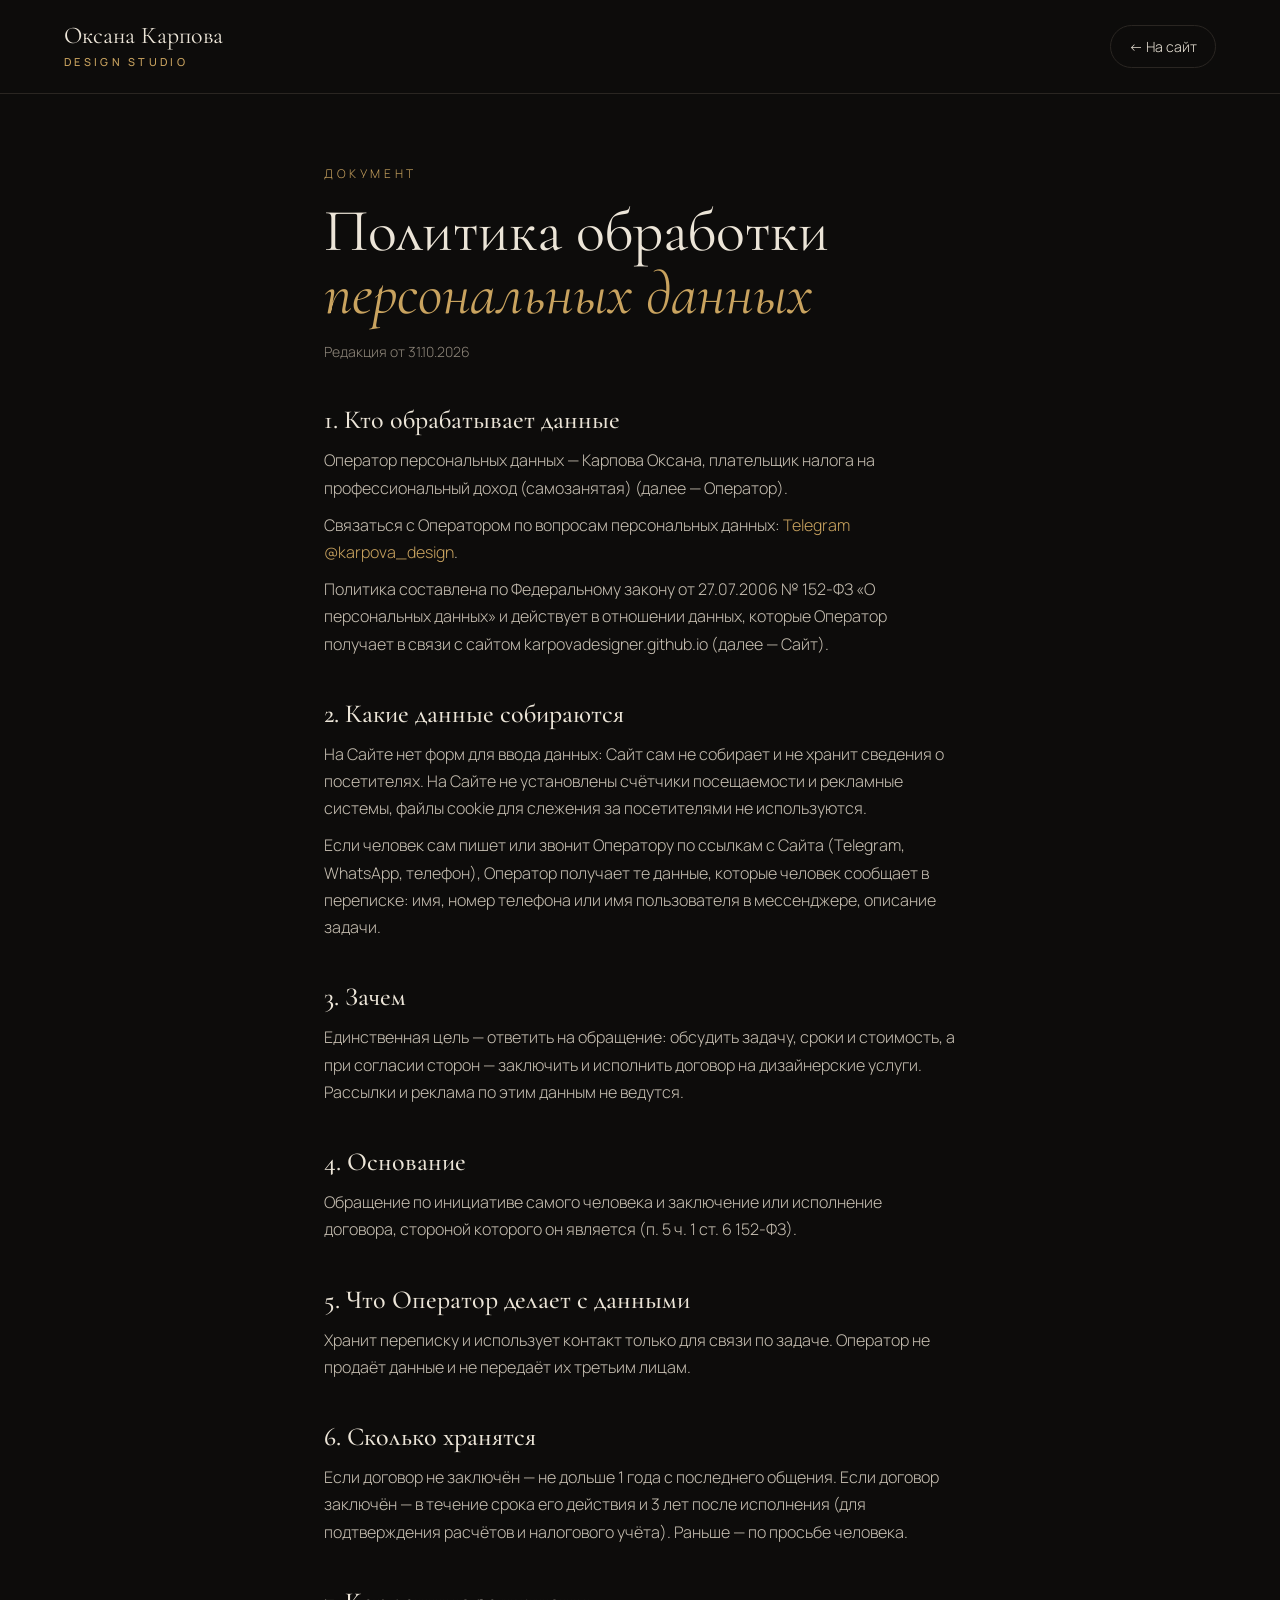
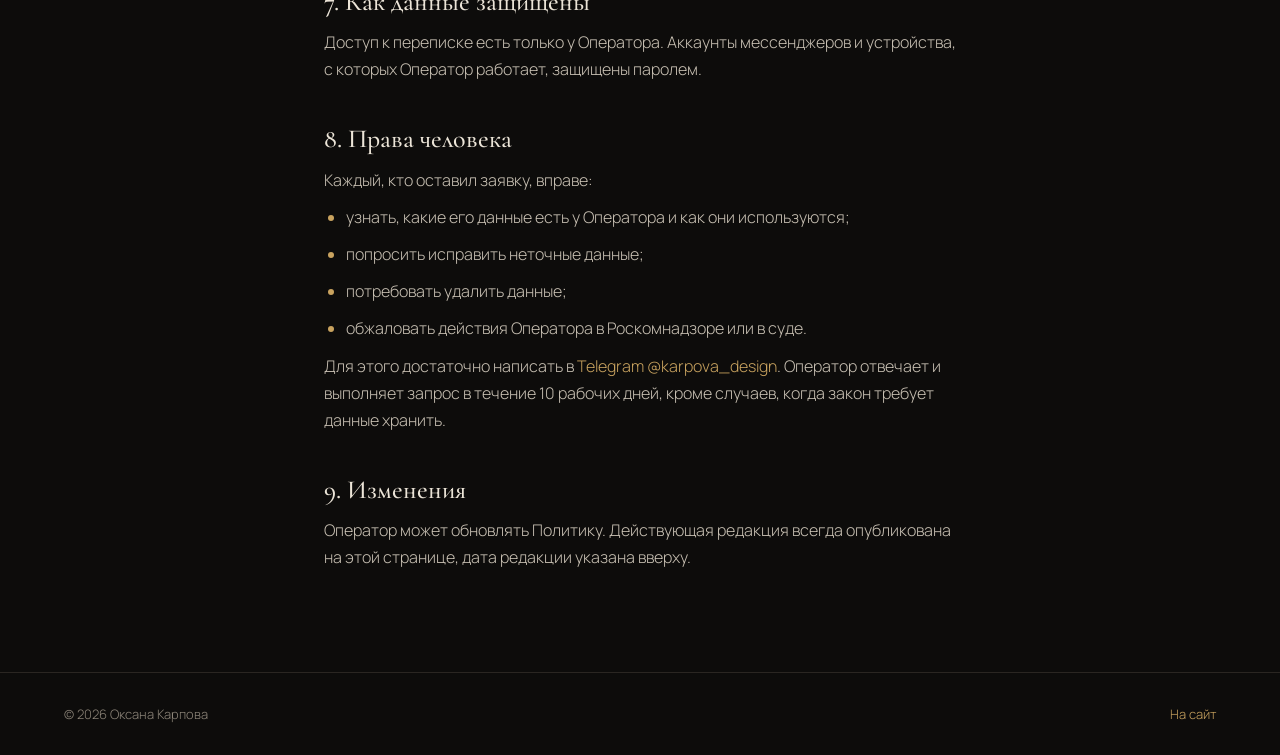
<file: privacy.html>
<!DOCTYPE html>
<html lang="ru">
<head>
<meta charset="utf-8">
<meta name="viewport" content="width=device-width, initial-scale=1">
<title>Политика обработки персональных данных — Оксана Карпова</title>
<meta name="robots" content="noindex">
<link rel="icon" href="favicon.svg" type="image/svg+xml">
<link rel="preconnect" href="https://fonts.googleapis.com">
<link href="https://fonts.googleapis.com/css2?family=Cormorant+Garamond:ital,wght@0,400;0,500;1,400&family=Manrope:wght@300;400;500;600&display=swap" rel="stylesheet">
<link rel="stylesheet" href="legal.css">
</head>
<body>
<header class="legal-top"><a href="index.html" class="legal-logo">Оксана Карпова<small>DESIGN STUDIO</small></a><a href="index.html" class="legal-back">← На сайт</a></header>
<main class="legal">
<p class="eyebrow">Документ</p>
<h1>Политика обработки <em>персональных данных</em></h1>
<p class="legal-date">Редакция от 31.10.2026</p>

<h2>1. Кто обрабатывает данные</h2>
<p>Оператор персональных данных — Карпова Оксана, плательщик налога на профессиональный доход (самозанятая) (далее — Оператор).</p>
<p>Связаться с Оператором по вопросам персональных данных: <a href="https://t.me/karpova_design" target="_blank" rel="noopener">Telegram @karpova_design</a>.</p>
<p>Политика составлена по Федеральному закону от 27.07.2006 № 152-ФЗ «О персональных данных» и действует в отношении данных, которые Оператор получает в связи с сайтом karpovadesigner.github.io (далее — Сайт).</p>

<h2>2. Какие данные собираются</h2>
<p>На Сайте нет форм для ввода данных: Сайт сам не собирает и не хранит сведения о посетителях. На Сайте не установлены счётчики посещаемости и рекламные системы, файлы cookie для слежения за посетителями не используются.</p>
<p>Если человек сам пишет или звонит Оператору по ссылкам с Сайта (Telegram, WhatsApp, телефон), Оператор получает те данные, которые человек сообщает в переписке: имя, номер телефона или имя пользователя в мессенджере, описание задачи.</p>

<h2>3. Зачем</h2>
<p>Единственная цель — ответить на обращение: обсудить задачу, сроки и стоимость, а при согласии сторон — заключить и исполнить договор на дизайнерские услуги. Рассылки и реклама по этим данным не ведутся.</p>

<h2>4. Основание</h2>
<p>Обращение по инициативе самого человека и заключение или исполнение договора, стороной которого он является (п. 5 ч. 1 ст. 6 152-ФЗ).</p>

<h2>5. Что Оператор делает с данными</h2>
<p>Хранит переписку и использует контакт только для связи по задаче. Оператор не продаёт данные и не передаёт их третьим лицам.</p>

<h2>6. Сколько хранятся</h2>
<p>Если договор не заключён — не дольше 1 года с последнего общения. Если договор заключён — в течение срока его действия и 3 лет после исполнения (для подтверждения расчётов и налогового учёта). Раньше — по просьбе человека.</p>

<h2>7. Как данные защищены</h2>
<p>Доступ к переписке есть только у Оператора. Аккаунты мессенджеров и устройства, с которых Оператор работает, защищены паролем.</p>

<h2>8. Права человека</h2>
<p>Каждый, кто оставил заявку, вправе:</p>
<ul>
  <li>узнать, какие его данные есть у Оператора и как они используются;</li>
  <li>попросить исправить неточные данные;</li>
  <li>потребовать удалить данные;</li>
  <li>обжаловать действия Оператора в Роскомнадзоре или в суде.</li>
</ul>
<p>Для этого достаточно написать в <a href="https://t.me/karpova_design" target="_blank" rel="noopener">Telegram @karpova_design</a>. Оператор отвечает и выполняет запрос в течение 10 рабочих дней, кроме случаев, когда закон требует данные хранить.</p>

<h2>9. Изменения</h2>
<p>Оператор может обновлять Политику. Действующая редакция всегда опубликована на этой странице, дата редакции указана вверху.</p>
</main>
<footer class="legal-foot"><span>© 2026 Оксана Карпова</span><a href="index.html">На сайт</a></footer>
</body>
</html>
</file>
<file: legal.css>
/* страницы документов: политика и согласие — в цветах сайта, но спокойно для чтения */
:root { --bg: #0d0c0b; --line: #2a2622; --ink: #ece5d8; --muted: #8e867a; --gold: #c9a35f;
  --serif: 'Cormorant Garamond', Georgia, serif; --sans: 'Manrope', Arial, sans-serif; --pad: clamp(16px, 5vw, 80px); }
* { box-sizing: border-box; margin: 0; padding: 0; }
body { background: var(--bg); color: #c8c0b3; font: 300 16px/1.7 var(--sans); }
a { color: var(--gold); text-decoration: none; }
a:hover { text-decoration: underline; }
.legal-top { display: flex; justify-content: space-between; align-items: center; padding: 24px var(--pad); border-bottom: 1px solid var(--line); }
.legal-logo { font: 400 24px/1 var(--serif); color: var(--ink); }
.legal-logo small { display: block; margin-top: 6px; font: 500 11px var(--sans); letter-spacing: .3em; color: var(--gold); }
.legal-logo:hover, .legal-back:hover { text-decoration: none; opacity: .8; }
.legal-back { font-size: 14px; color: var(--ink); border: 1px solid var(--line); border-radius: 30px; padding: 9px 18px; }
.legal { max-width: 760px; margin: 0 auto; padding: 70px var(--pad) 90px; }
.eyebrow { font-size: 12px; letter-spacing: .3em; text-transform: uppercase; color: var(--gold); }
.legal h1 { font: 400 clamp(36px, 5vw, 60px)/1.05 var(--serif); color: var(--ink); margin: 16px 0 14px; }
.legal h1 em { color: var(--gold); }
.legal-date { color: var(--muted); font-size: 14px; margin-bottom: 40px; }
.legal h2 { font: 500 26px/1.2 var(--serif); color: var(--ink); margin: 40px 0 12px; }
.legal p, .legal li { margin-bottom: 10px; }
.legal ul { padding-left: 22px; }
.legal li::marker { color: var(--gold); }
.legal-foot { display: flex; justify-content: space-between; flex-wrap: wrap; gap: 12px; padding: 30px var(--pad); border-top: 1px solid var(--line); font-size: 13px; color: var(--muted); }
</file>
